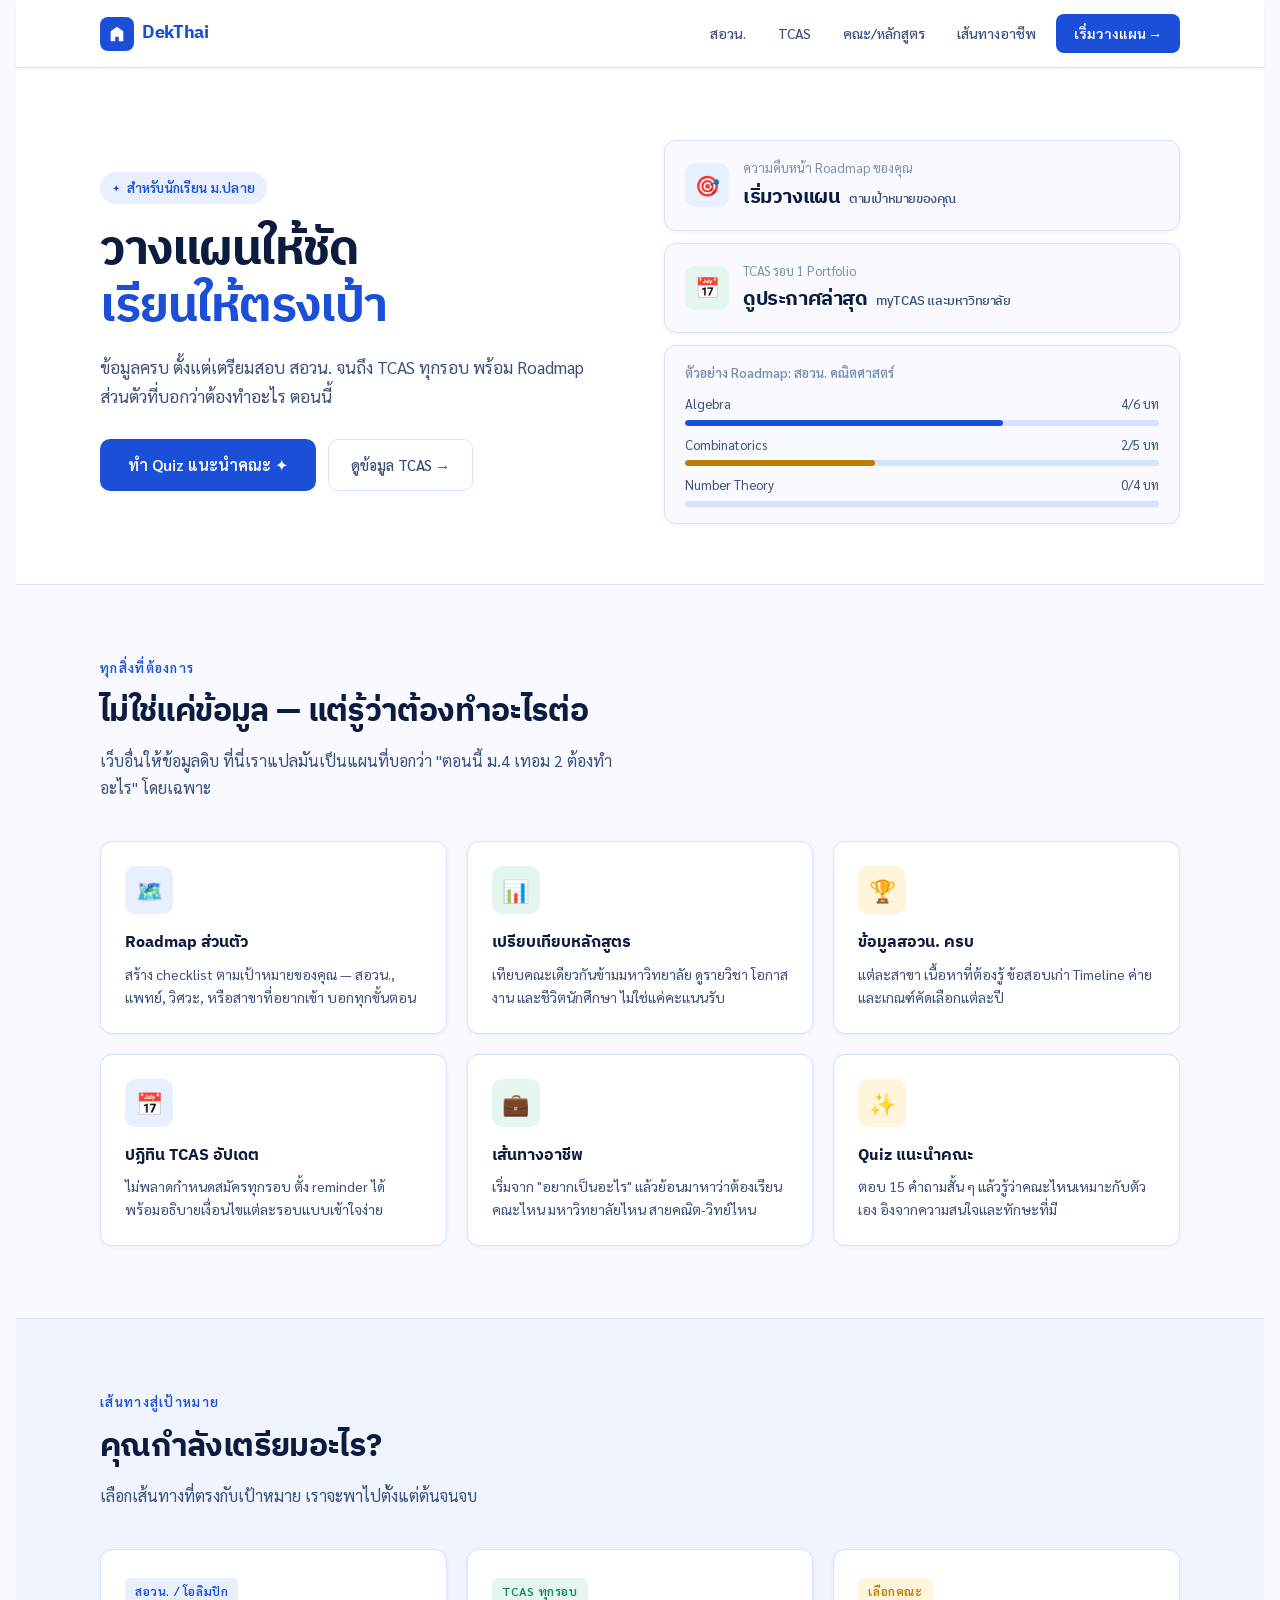
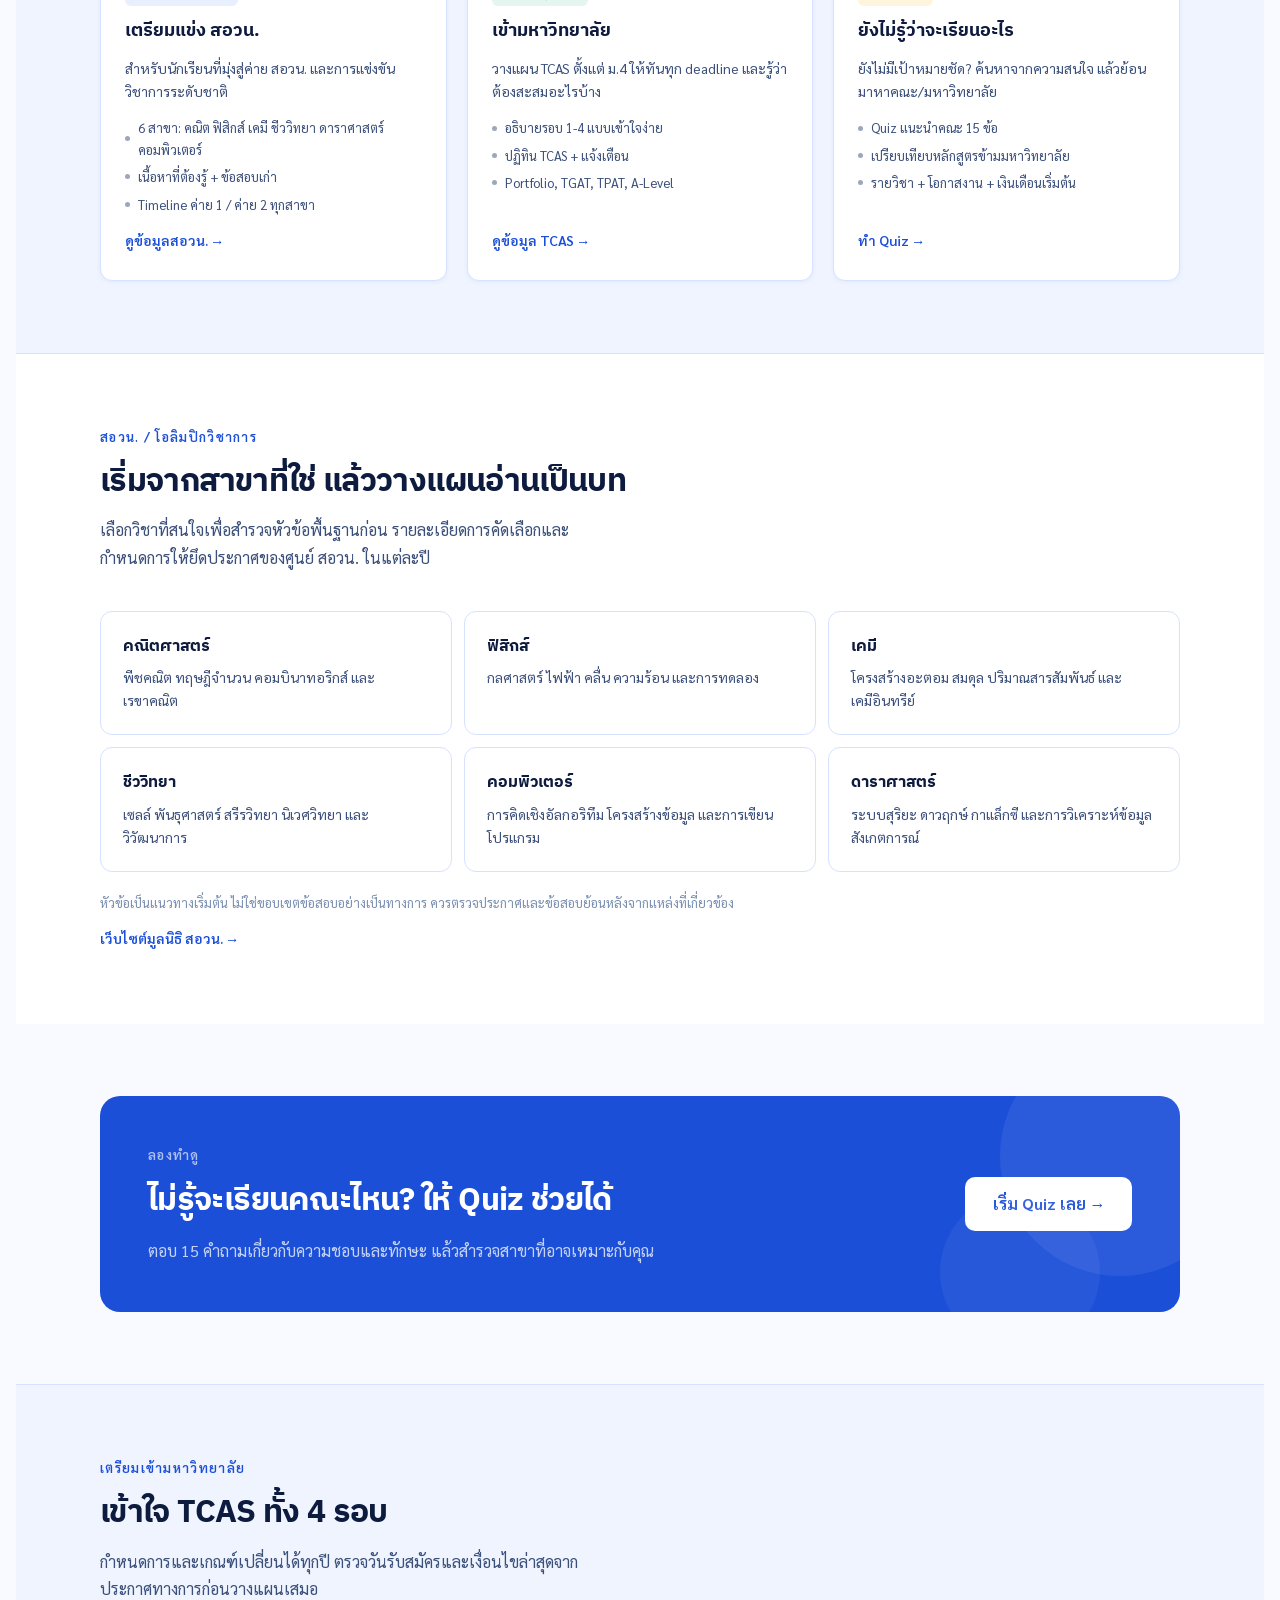
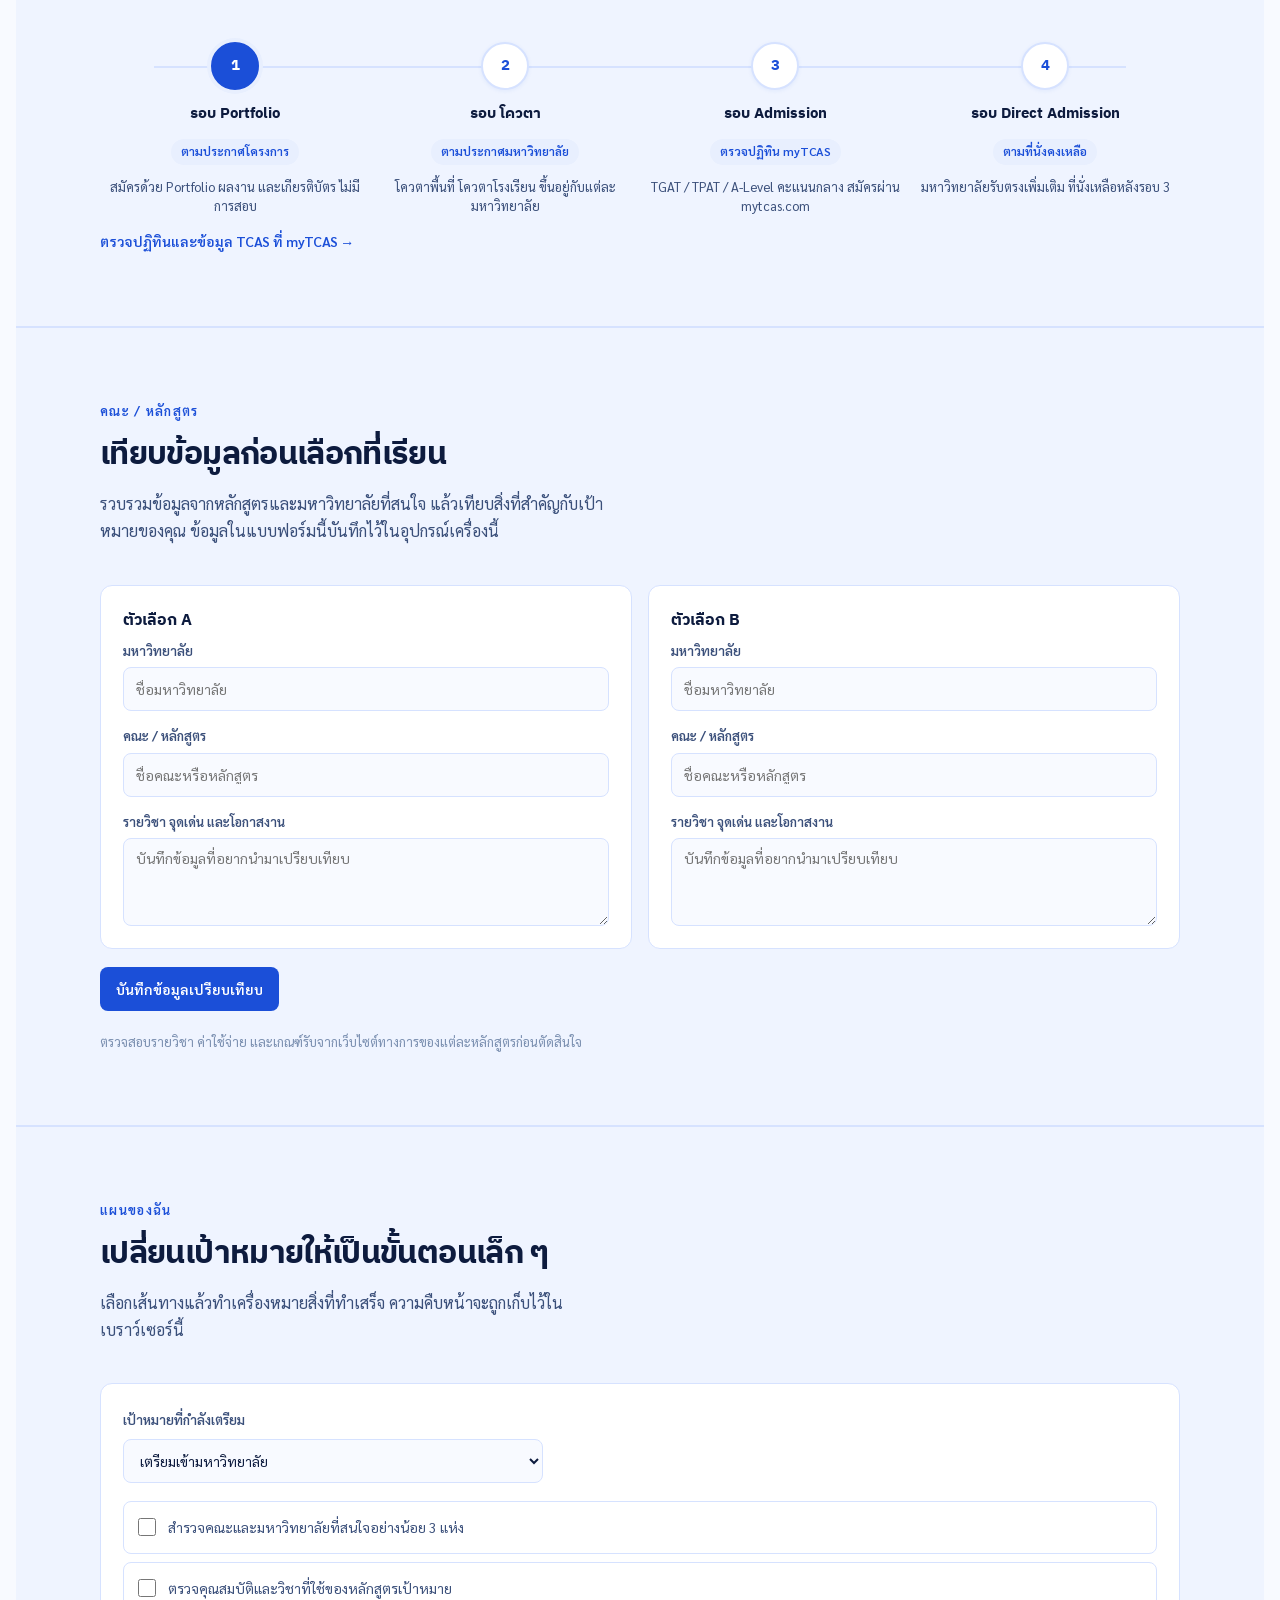
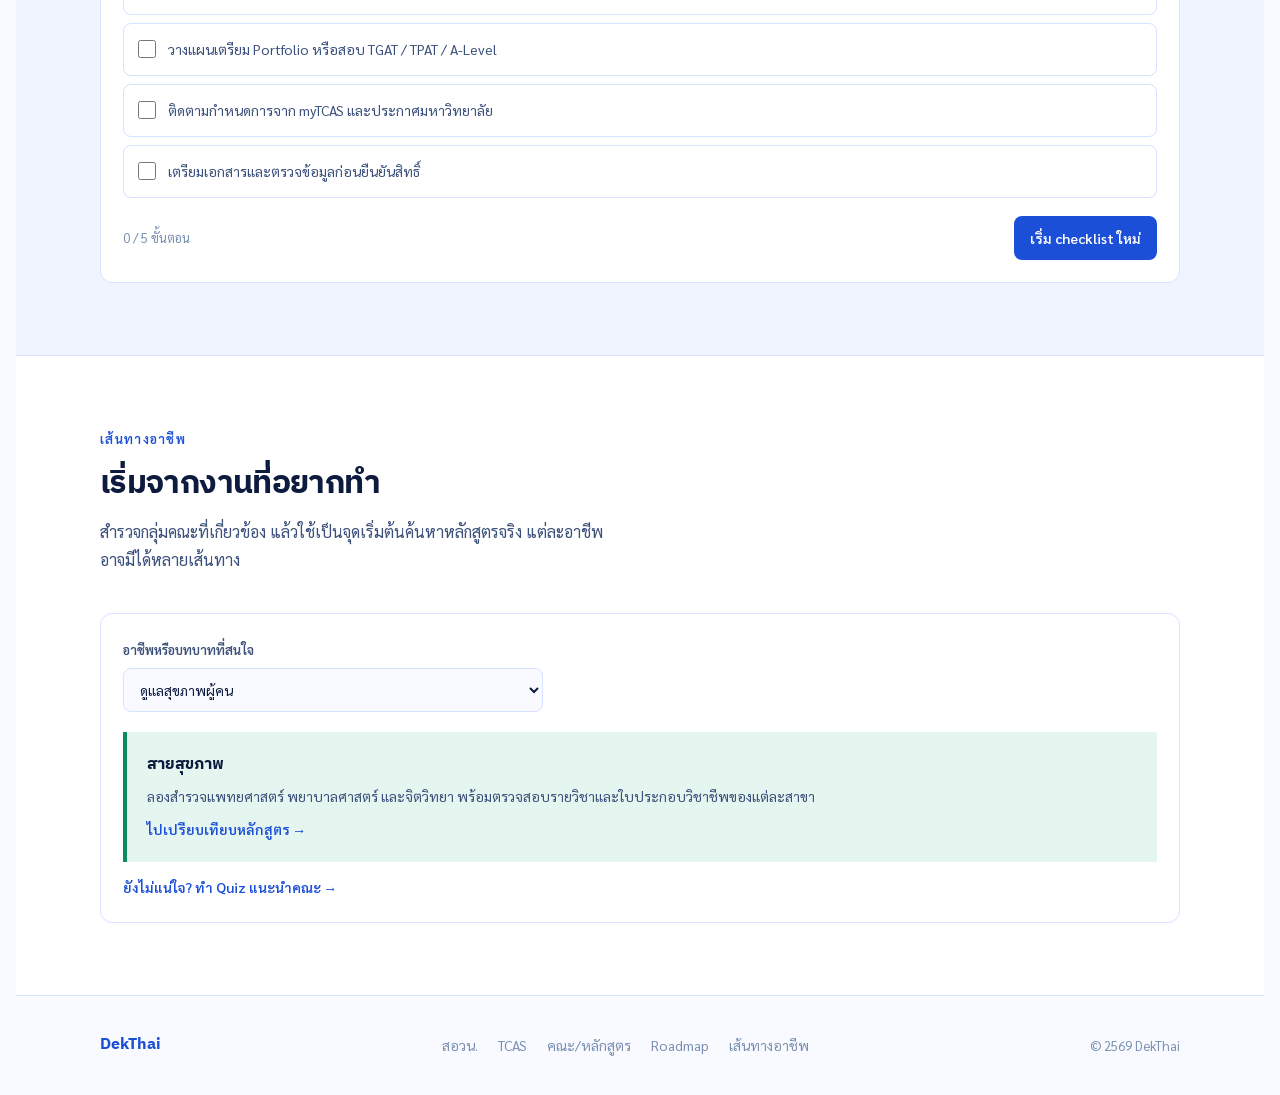
<file: index.html>
<!doctype html><html><head><meta charset=utf8><meta name=viewport content="width=device-width,initial-scale=1,viewport-fit=cover"><style>:root{color-scheme:light;box-sizing:border-box;padding-top:env(safe-area-inset-top,0px);padding-bottom:env(safe-area-inset-bottom,0px)}html{scroll-padding-top:env(safe-area-inset-top,0px)}body{margin:0;padding:0;font:14px -apple-system,BlinkMacSystemFont,sans-serif;background:#fff;color:#000}img{max-width:100%}[hidden]:not([hidden=until-found i]){display:none!important}</style></head><body>
<title>DekThai</title>
<meta name="claude:viewport-fit-sides" content="cover">
<link rel="stylesheet" href="https://fonts.googleapis.com/css2?family=Sarabun:wght@300;400;500;600;700&family=IBM+Plex+Sans+Thai:wght@300;400;500;600;700&display=swap">

<style>
  /* Layout: full-width sections, centered content max 1100px, single-column on mobile */

  :root {
    --bg: #F8FAFF;
    --bg-alt: #EFF4FF;
    --surface: #FFFFFF;
    --border: #D6E2FF;
    --fg: #0D1B3E;
    --fg-mid: #3A4F7A;
    --fg-muted: #7A8FB0;
    --accent: #1B4FD8;
    --accent-light: #3D6EF8;
    --accent-subtle: #E8EFFE;
    --green: #0E8A5F;
    --green-subtle: #E5F5EF;
    --gold: #C07C00;
    --gold-subtle: #FFF4DC;
    --shadow-sm: 0 1px 4px rgba(27,79,216,0.07);
    --shadow-md: 0 4px 20px rgba(27,79,216,0.10);
    --r: 12px;

    --font-display: 'IBM Plex Sans Thai', 'Sarabun', system-ui, sans-serif;
    --font-body: 'Sarabun', system-ui, sans-serif;
  }

  @media (prefers-color-scheme: dark) {
    :root:not([data-theme="light"]) {
      --bg: #0A1222;
      --bg-alt: #0F1A30;
      --surface: #162038;
      --border: #1E2E50;
      --fg: #E8EFF8;
      --fg-mid: #9BAECE;
      --fg-muted: #5A6E90;
      --accent: #4A7FFF;
      --accent-light: #6B97FF;
      --accent-subtle: #0D1E3D;
      --green: #2CB87C;
      --green-subtle: #0A2518;
      --gold: #F0A030;
      --gold-subtle: #261800;
      --shadow-sm: 0 1px 4px rgba(0,0,0,0.3);
      --shadow-md: 0 4px 20px rgba(0,0,0,0.4);
      color-scheme: dark;
    }
  }

  :root[data-theme="dark"] {
    --bg: #0A1222;
    --bg-alt: #0F1A30;
    --surface: #162038;
    --border: #1E2E50;
    --fg: #E8EFF8;
    --fg-mid: #9BAECE;
    --fg-muted: #5A6E90;
    --accent: #4A7FFF;
    --accent-light: #6B97FF;
    --accent-subtle: #0D1E3D;
    --green: #2CB87C;
    --green-subtle: #0A2518;
    --gold: #F0A030;
    --gold-subtle: #261800;
    --shadow-sm: 0 1px 4px rgba(0,0,0,0.3);
    --shadow-md: 0 4px 20px rgba(0,0,0,0.4);
    color-scheme: dark;
  }

  *, *::before, *::after { box-sizing: border-box; margin: 0; padding: 0; }

  body {
    font-family: var(--font-body);
    background: var(--bg);
    color: var(--fg);
    line-height: 1.65;
    font-size: 16px;
    padding-left: max(16px, env(safe-area-inset-left, 0px));
    padding-right: max(16px, env(safe-area-inset-right, 0px));
  }

  /* Sections */
  .section-wrap {
    width: 100%;
    padding-left: max(16px, env(safe-area-inset-left, 0px));
    padding-right: max(16px, env(safe-area-inset-right, 0px));
  }

  .container {
    max-width: 1080px;
    margin: 0 auto;
  }

  /* ── NAV ── */
  nav {
    position: sticky;
    top: env(safe-area-inset-top, 0px);
    z-index: 100;
    background: var(--surface);
    border-bottom: 1px solid var(--border);
    box-shadow: var(--shadow-sm);
  }

  body::before {
    content: "";
    position: fixed;
    inset: 0 0 auto;
    height: env(safe-area-inset-top, 0px);
    z-index: 101;
    background: var(--surface);
  }

  .nav-inner {
    max-width: 1080px;
    margin: 0 auto;
    display: flex;
    align-items: center;
    justify-content: space-between;
    padding-block: 14px;
    gap: 16px;
  }

  .nav-logo {
    display: flex;
    align-items: center;
    gap: 8px;
    font-family: var(--font-display);
    font-weight: 700;
    font-size: 18px;
    color: var(--accent);
    text-decoration: none;
    letter-spacing: -0.02em;
  }

  .nav-logo .logo-icon {
    width: 34px;
    height: 34px;
    background: var(--accent);
    border-radius: 8px;
    display: flex;
    align-items: center;
    justify-content: center;
    flex-shrink: 0;
  }

  .nav-logo .logo-icon svg { width: 18px; height: 18px; fill: white; }

  .nav-links {
    display: flex;
    align-items: center;
    gap: 8px;
    flex-wrap: wrap;
  }

  .nav-links a {
    font-size: 14px;
    font-weight: 500;
    color: var(--fg-mid);
    text-decoration: none;
    padding: 6px 12px;
    border-radius: 8px;
    transition: background 0.15s, color 0.15s;
  }

  .nav-links a:hover { background: var(--accent-subtle); color: var(--accent); }

  .btn-nav {
    background: var(--accent);
    color: white !important;
    padding: 8px 18px !important;
    border-radius: 8px !important;
    font-weight: 600 !important;
  }

  .btn-nav:hover { background: var(--accent-light) !important; }

  /* ── HERO ── */
  .hero {
    background: var(--surface);
    border-bottom: 1px solid var(--border);
    padding-block: 72px 60px;
  }

  .hero-inner {
    max-width: 1080px;
    margin: 0 auto;
    display: grid;
    grid-template-columns: 1fr 1fr;
    gap: 48px;
    align-items: center;
  }

  .hero-badge {
    display: inline-flex;
    align-items: center;
    gap: 6px;
    background: var(--accent-subtle);
    color: var(--accent);
    font-size: 13px;
    font-weight: 600;
    padding: 5px 12px;
    border-radius: 999px;
    letter-spacing: 0.02em;
    margin-bottom: 18px;
  }

  .hero-badge::before { content: "✦"; font-size: 10px; }

  h1 {
    font-family: var(--font-display);
    font-size: clamp(30px, 4vw, 48px);
    font-weight: 700;
    line-height: 1.2;
    letter-spacing: -0.03em;
    color: var(--fg);
    text-wrap: balance;
    margin-bottom: 16px;
  }

  h1 .accent { color: var(--accent); }

  .hero-sub {
    font-size: 17px;
    color: var(--fg-mid);
    line-height: 1.7;
    margin-bottom: 28px;
    max-width: 500px;
  }

  .hero-cta {
    display: flex;
    gap: 12px;
    flex-wrap: wrap;
  }

  .btn-primary {
    background: var(--accent);
    color: white;
    font-family: var(--font-body);
    font-size: 16px;
    font-weight: 600;
    padding: 13px 28px;
    border-radius: 10px;
    border: none;
    cursor: pointer;
    text-decoration: none;
    display: inline-flex;
    align-items: center;
    gap: 8px;
    transition: background 0.15s, transform 0.1s;
  }

  .btn-primary:hover { background: var(--accent-light); transform: translateY(-1px); }
  .btn-primary:active { transform: translateY(0); }

  .btn-ghost {
    background: transparent;
    color: var(--fg-mid);
    font-family: var(--font-body);
    font-size: 15px;
    font-weight: 500;
    padding: 13px 22px;
    border-radius: 10px;
    border: 1.5px solid var(--border);
    cursor: pointer;
    text-decoration: none;
    display: inline-flex;
    align-items: center;
    gap: 8px;
    transition: border-color 0.15s, color 0.15s;
  }

  .btn-ghost:hover { border-color: var(--accent); color: var(--accent); }

  /* Hero graphic */
  .hero-visual {
    display: flex;
    flex-direction: column;
    gap: 12px;
  }

  .stat-card {
    background: var(--bg);
    border: 1px solid var(--border);
    border-radius: var(--r);
    padding: 16px 20px;
    display: flex;
    align-items: center;
    gap: 14px;
    box-shadow: var(--shadow-sm);
  }

  .stat-icon {
    width: 44px;
    height: 44px;
    border-radius: 10px;
    display: flex;
    align-items: center;
    justify-content: center;
    font-size: 20px;
    flex-shrink: 0;
  }

  .stat-card .label { font-size: 13px; color: var(--fg-muted); margin-bottom: 2px; }
  .stat-card .value { font-family: var(--font-display); font-weight: 700; font-size: 20px; color: var(--fg); letter-spacing: -0.02em; }
  .stat-card .value span { font-size: 13px; font-weight: 500; color: var(--fg-mid); margin-left: 4px; }

  .progress-row {
    display: flex;
    flex-direction: column;
    gap: 8px;
  }

  .progress-item { }
  .progress-meta {
    display: flex;
    justify-content: space-between;
    font-size: 13px;
    color: var(--fg-mid);
    margin-bottom: 5px;
  }
  .progress-bar-bg {
    height: 6px;
    background: var(--border);
    border-radius: 99px;
    overflow: hidden;
  }
  .progress-bar-fill {
    height: 100%;
    border-radius: 99px;
    background: var(--accent);
  }

  /* ── FEATURES ── */
  .features {
    padding-block: 72px;
  }

  .section-eyebrow {
    font-size: 13px;
    font-weight: 600;
    letter-spacing: 0.1em;
    text-transform: uppercase;
    color: var(--accent);
    margin-bottom: 8px;
  }

  .section-title {
    font-family: var(--font-display);
    font-size: clamp(22px, 3vw, 32px);
    font-weight: 700;
    color: var(--fg);
    letter-spacing: -0.02em;
    text-wrap: balance;
    margin-bottom: 8px;
  }

  .section-sub {
    font-size: 16px;
    color: var(--fg-mid);
    max-width: 520px;
    line-height: 1.7;
    margin-bottom: 40px;
  }

  .features-grid {
    display: grid;
    grid-template-columns: repeat(3, 1fr);
    gap: 20px;
  }

  .feat-card {
    background: var(--surface);
    border: 1px solid var(--border);
    border-radius: var(--r);
    padding: 24px;
    box-shadow: var(--shadow-sm);
    transition: box-shadow 0.2s, transform 0.2s;
  }

  .feat-card:hover { box-shadow: var(--shadow-md); transform: translateY(-2px); }

  .feat-icon-wrap {
    width: 48px;
    height: 48px;
    border-radius: 10px;
    display: flex;
    align-items: center;
    justify-content: center;
    font-size: 22px;
    margin-bottom: 16px;
  }

  .feat-card h3 {
    font-family: var(--font-display);
    font-size: 16px;
    font-weight: 700;
    color: var(--fg);
    margin-bottom: 6px;
  }

  .feat-card p {
    font-size: 14px;
    color: var(--fg-mid);
    line-height: 1.65;
  }

  /* ── PATHS ── */
  .paths {
    background: var(--bg-alt);
    border-top: 1px solid var(--border);
    border-bottom: 1px solid var(--border);
    padding-block: 72px;
  }

  .paths-grid {
    display: grid;
    grid-template-columns: repeat(3, 1fr);
    gap: 20px;
  }

  .path-card {
    background: var(--surface);
    border: 1px solid var(--border);
    border-radius: var(--r);
    padding: 28px 24px;
    box-shadow: var(--shadow-sm);
    display: flex;
    flex-direction: column;
    gap: 14px;
  }

  .path-tag {
    display: inline-flex;
    align-items: center;
    font-size: 12px;
    font-weight: 600;
    letter-spacing: 0.05em;
    padding: 4px 10px;
    border-radius: 6px;
    width: fit-content;
  }

  .path-card h3 {
    font-family: var(--font-display);
    font-size: 18px;
    font-weight: 700;
    color: var(--fg);
    line-height: 1.3;
  }

  .path-card p { font-size: 14px; color: var(--fg-mid); line-height: 1.65; }

  .path-list {
    list-style: none;
    display: flex;
    flex-direction: column;
    gap: 6px;
  }

  .path-list li {
    font-size: 13px;
    color: var(--fg-mid);
    display: flex;
    align-items: center;
    gap: 8px;
  }

  .path-list li::before {
    content: "";
    width: 5px;
    height: 5px;
    border-radius: 50%;
    background: currentColor;
    opacity: 0.5;
    flex-shrink: 0;
  }

  .path-cta {
    font-size: 14px;
    font-weight: 600;
    color: var(--accent);
    text-decoration: none;
    display: flex;
    align-items: center;
    gap: 4px;
    margin-top: auto;
  }

  .path-cta:hover { text-decoration: underline; }

  /* ── QUIZ SECTION ── */
  .quiz-section {
    padding-block: 72px;
  }

  .quiz-card {
    background: var(--accent);
    border-radius: 20px;
    padding: 48px;
    display: grid;
    grid-template-columns: 1fr auto;
    gap: 32px;
    align-items: center;
    overflow: hidden;
    position: relative;
  }

  .quiz-card::before {
    content: "";
    position: absolute;
    right: -60px;
    top: -60px;
    width: 240px;
    height: 240px;
    border-radius: 50%;
    background: rgba(255,255,255,0.07);
  }

  .quiz-card::after {
    content: "";
    position: absolute;
    right: 80px;
    bottom: -40px;
    width: 160px;
    height: 160px;
    border-radius: 50%;
    background: rgba(255,255,255,0.05);
  }

  .quiz-eyebrow {
    font-size: 13px;
    font-weight: 600;
    letter-spacing: 0.1em;
    text-transform: uppercase;
    color: rgba(255,255,255,0.65);
    margin-bottom: 10px;
  }

  .quiz-card h2 {
    font-family: var(--font-display);
    font-size: clamp(22px, 3vw, 32px);
    font-weight: 700;
    color: white;
    letter-spacing: -0.02em;
    text-wrap: balance;
    margin-bottom: 10px;
  }

  .quiz-card p { font-size: 16px; color: rgba(255,255,255,0.75); line-height: 1.65; }

  .btn-white {
    background: white;
    color: var(--accent);
    font-family: var(--font-body);
    font-size: 16px;
    font-weight: 700;
    padding: 14px 28px;
    border-radius: 10px;
    border: none;
    cursor: pointer;
    text-decoration: none;
    display: inline-flex;
    align-items: center;
    gap: 8px;
    white-space: nowrap;
    transition: opacity 0.15s;
    flex-shrink: 0;
  }

  .btn-white:hover { opacity: 0.92; }

  /* ── TCAS TIMELINE ── */
  .tcas-section {
    background: var(--bg-alt);
    border-top: 1px solid var(--border);
    border-bottom: 1px solid var(--border);
    padding-block: 72px;
  }

  .timeline {
    display: grid;
    grid-template-columns: repeat(4, 1fr);
    gap: 0;
    position: relative;
    margin-top: 40px;
  }

  .timeline::before {
    content: "";
    position: absolute;
    top: 24px;
    left: 5%;
    right: 5%;
    height: 2px;
    background: var(--border);
    z-index: 0;
  }

  .timeline-step {
    display: flex;
    flex-direction: column;
    align-items: center;
    text-align: center;
    gap: 12px;
    padding: 0 8px;
    position: relative;
  }

  .tl-dot {
    width: 48px;
    height: 48px;
    border-radius: 50%;
    border: 2.5px solid var(--border);
    background: var(--surface);
    display: flex;
    align-items: center;
    justify-content: center;
    font-family: var(--font-display);
    font-weight: 700;
    font-size: 15px;
    color: var(--accent);
    position: relative;
    z-index: 1;
    box-shadow: var(--shadow-sm);
  }

  .tl-active .tl-dot {
    background: var(--accent);
    border-color: var(--accent);
    color: white;
    box-shadow: 0 0 0 4px var(--accent-subtle);
  }

  .tl-label {
    font-family: var(--font-display);
    font-weight: 700;
    font-size: 15px;
    color: var(--fg);
  }

  .tl-desc { font-size: 13px; color: var(--fg-mid); line-height: 1.5; }

  .tl-period {
    font-size: 12px;
    font-weight: 600;
    color: var(--accent);
    background: var(--accent-subtle);
    padding: 3px 10px;
    border-radius: 99px;
  }

  .olympiad-section, .programs-section, .roadmap-section, .careers-section { padding-block: 72px; }
  .olympiad-section, .careers-section { background: var(--surface); }
  .programs-section, .roadmap-section { background: var(--bg-alt); border-block: 1px solid var(--border); }
  .subject-grid { display: grid; grid-template-columns: repeat(3, 1fr); gap: 12px; }
  .subject-item, .compare-panel, .roadmap-panel, .career-panel { background: var(--surface); border: 1px solid var(--border); border-radius: var(--r); padding: 22px; }
  .subject-item h3, .compare-panel h3, .career-result h3 { font-family: var(--font-display); color: var(--fg); font-size: 16px; margin-bottom: 6px; }
  .subject-item p, .career-result p { color: var(--fg-mid); font-size: 14px; line-height: 1.65; }
  .section-note { margin-top: 20px; color: var(--fg-muted); font-size: 13px; }
  .text-link { display: inline-flex; margin-top: 14px; color: var(--accent); font-size: 14px; font-weight: 600; text-decoration: none; }
  .text-link:hover { text-decoration: underline; }
  .compare-grid { display: grid; grid-template-columns: repeat(2, minmax(0, 1fr)); gap: 16px; }
  .compare-fields { display: grid; gap: 14px; }
  .field { display: grid; gap: 6px; }
  .field label, .roadmap-controls label, .career-controls label { color: var(--fg-mid); font-size: 13px; font-weight: 600; }
  .field input, .field textarea, .roadmap-controls select, .career-controls select { width: 100%; min-height: 44px; padding: 10px 12px; border: 1px solid var(--border); border-radius: 8px; background: var(--bg); color: var(--fg); font: 14px var(--font-body); }
  .field textarea { min-height: 88px; resize: vertical; }
  .field input:focus, .field textarea:focus, select:focus { outline: 2px solid var(--accent-light); outline-offset: 2px; }
  .tool-actions, .roadmap-summary { display: flex; align-items: center; justify-content: space-between; gap: 12px; margin-top: 18px; }
  .tool-button { min-height: 44px; padding: 10px 16px; border: 0; border-radius: 8px; background: var(--accent); color: #fff; font: 600 14px var(--font-body); cursor: pointer; }
  .tool-button:hover { background: var(--accent-light); }
  .tool-status, .roadmap-count { color: var(--fg-muted); font-size: 13px; }
  .roadmap-controls, .career-controls { max-width: 420px; margin-bottom: 18px; }
  .roadmap-controls select, .career-controls select { margin-top: 6px; }
  .checklist { display: grid; gap: 8px; }
  .check-item { display: flex; align-items: flex-start; gap: 12px; padding: 14px; border: 1px solid var(--border); border-radius: 8px; background: var(--surface); color: var(--fg-mid); font-size: 14px; }
  .check-item input { width: 18px; height: 18px; margin-top: 2px; accent-color: var(--green); flex: 0 0 auto; }
  .career-result { margin-top: 20px; padding: 20px; border-left: 4px solid var(--green); background: var(--green-subtle); }
  .career-result .text-link { margin-top: 10px; }

  /* ── FOOTER ── */
  footer {
    border-top: 1px solid var(--border);
    padding-block: 36px;
  }

  .footer-inner {
    max-width: 1080px;
    margin: 0 auto;
    display: flex;
    align-items: center;
    justify-content: space-between;
    gap: 16px;
    flex-wrap: wrap;
  }

  .footer-logo {
    font-family: var(--font-display);
    font-weight: 700;
    font-size: 16px;
    color: var(--accent);
  }

  .footer-links {
    display: flex;
    gap: 20px;
    flex-wrap: wrap;
  }

  .footer-links a {
    font-size: 14px;
    color: var(--fg-muted);
    text-decoration: none;
  }

  .footer-links a:hover { color: var(--fg-mid); }

  .footer-copy {
    font-size: 13px;
    color: var(--fg-muted);
  }

  /* Responsive */
  @media (max-width: 768px) {
    .hero-inner { grid-template-columns: 1fr; }
    .hero-visual { display: none; }
    .features-grid { grid-template-columns: 1fr; }
    .paths-grid { grid-template-columns: 1fr; }
    .quiz-card { grid-template-columns: 1fr; padding: 32px 24px; }
    .timeline { grid-template-columns: repeat(2, 1fr); gap: 24px; }
    .timeline::before { display: none; }
    .nav-links a:not(.btn-nav) { display: none; }
    .footer-inner { flex-direction: column; align-items: flex-start; }
    .subject-grid, .compare-grid { grid-template-columns: repeat(2, minmax(0, 1fr)); }
  }

  @media (max-width: 500px) {
    .timeline { grid-template-columns: 1fr; }
    .subject-grid, .compare-grid { grid-template-columns: 1fr; }
    .tool-actions, .roadmap-summary { align-items: flex-start; flex-direction: column; }
  }

  @media (prefers-reduced-motion: reduce) {
    *, *::before, *::after { transition: none !important; }
  }
</style>

<!-- NAV -->
<nav id="top">
  <div class="nav-inner">
    <a class="nav-logo" href="#top">
      <div class="logo-icon">
        <svg viewBox="0 0 20 20"><path d="M10 2L3 7v11h5v-5h4v5h5V7L10 2z"/></svg>
      </div>
      DekThai
    </a>
    <div class="nav-links">
      <a href="#olympiad">สอวน.</a>
      <a href="#tcas">TCAS</a>
      <a href="#programs">คณะ/หลักสูตร</a>
      <a href="#careers">เส้นทางอาชีพ</a>
      <a href="#roadmap" class="btn-nav">เริ่มวางแผน →</a>
    </div>
  </div>
</nav>

<!-- HERO -->
<div class="hero">
  <div class="hero-inner container">
    <div class="hero-content">
      <div class="hero-badge">สำหรับนักเรียน ม.ปลาย</div>
      <h1>วางแผนให้ชัด<br><span class="accent">เรียนให้ตรงเป้า</span></h1>
      <p class="hero-sub">ข้อมูลครบ ตั้งแต่เตรียมสอบ สอวน. จนถึง TCAS ทุกรอบ พร้อม Roadmap ส่วนตัวที่บอกว่าต้องทำอะไร ตอนนี้</p>
      <div class="hero-cta">
        <a href="DekThai%20Quiz.html" class="btn-primary">ทำ Quiz แนะนำคณะ ✦</a>
        <a href="#tcas" class="btn-ghost">ดูข้อมูล TCAS →</a>
      </div>
    </div>
    <div class="hero-visual">
      <div class="stat-card">
        <div class="stat-icon" style="background:var(--accent-subtle)">🎯</div>
        <div>
          <div class="label">ความคืบหน้า Roadmap ของคุณ</div>
          <div class="value">เริ่มวางแผน <span>ตามเป้าหมายของคุณ</span></div>
        </div>
      </div>
      <div class="stat-card">
        <div class="stat-icon" style="background:var(--green-subtle)">📅</div>
        <div>
          <div class="label">TCAS รอบ 1 Portfolio</div>
          <div class="value">ดูประกาศล่าสุด <span>myTCAS และมหาวิทยาลัย</span></div>
        </div>
      </div>
      <div class="stat-card" style="flex-direction:column; align-items:flex-start; gap:10px;">
        <div style="font-size:13px;color:var(--fg-muted);font-weight:600;">ตัวอย่าง Roadmap: สอวน. คณิตศาสตร์</div>
        <div class="progress-row" style="width:100%">
          <div class="progress-item">
            <div class="progress-meta"><span>Algebra</span><span>4/6 บท</span></div>
            <div class="progress-bar-bg"><div class="progress-bar-fill" style="width:67%"></div></div>
          </div>
          <div class="progress-item">
            <div class="progress-meta"><span>Combinatorics</span><span>2/5 บท</span></div>
            <div class="progress-bar-bg"><div class="progress-bar-fill" style="width:40%;background:var(--gold)"></div></div>
          </div>
          <div class="progress-item">
            <div class="progress-meta"><span>Number Theory</span><span>0/4 บท</span></div>
            <div class="progress-bar-bg"><div class="progress-bar-fill" style="width:0%"></div></div>
          </div>
        </div>
      </div>
    </div>
  </div>
</div>

<!-- FEATURES -->
<section class="features">
  <div class="container">
    <div class="section-eyebrow">ทุกสิ่งที่ต้องการ</div>
    <h2 class="section-title">ไม่ใช่แค่ข้อมูล — แต่รู้ว่าต้องทำอะไรต่อ</h2>
    <p class="section-sub">เว็บอื่นให้ข้อมูลดิบ ที่นี่เราแปลมันเป็นแผนที่บอกว่า "ตอนนี้ ม.4 เทอม 2 ต้องทำอะไร" โดยเฉพาะ</p>
    <div class="features-grid">
      <div class="feat-card">
        <div class="feat-icon-wrap" style="background:var(--accent-subtle)">🗺️</div>
        <h3>Roadmap ส่วนตัว</h3>
        <p>สร้าง checklist ตามเป้าหมายของคุณ — สอวน., แพทย์, วิศวะ, หรือสาขาที่อยากเข้า บอกทุกขั้นตอน</p>
      </div>
      <div class="feat-card">
        <div class="feat-icon-wrap" style="background:var(--green-subtle)">📊</div>
        <h3>เปรียบเทียบหลักสูตร</h3>
        <p>เทียบคณะเดียวกันข้ามมหาวิทยาลัย ดูรายวิชา โอกาสงาน และชีวิตนักศึกษา ไม่ใช่แค่คะแนนรับ</p>
      </div>
      <div class="feat-card">
        <div class="feat-icon-wrap" style="background:var(--gold-subtle)">🏆</div>
        <h3>ข้อมูลสอวน. ครบ</h3>
        <p>แต่ละสาขา เนื้อหาที่ต้องรู้ ข้อสอบเก่า Timeline ค่าย และเกณฑ์คัดเลือกแต่ละปี</p>
      </div>
      <div class="feat-card">
        <div class="feat-icon-wrap" style="background:var(--accent-subtle)">📅</div>
        <h3>ปฏิทิน TCAS อัปเดต</h3>
        <p>ไม่พลาดกำหนดสมัครทุกรอบ ตั้ง reminder ได้ พร้อมอธิบายเงื่อนไขแต่ละรอบแบบเข้าใจง่าย</p>
      </div>
      <div class="feat-card">
        <div class="feat-icon-wrap" style="background:var(--green-subtle)">💼</div>
        <h3>เส้นทางอาชีพ</h3>
        <p>เริ่มจาก "อยากเป็นอะไร" แล้วย้อนมาหาว่าต้องเรียนคณะไหน มหาวิทยาลัยไหน สายคณิต-วิทย์ไหน</p>
      </div>
      <div class="feat-card">
        <div class="feat-icon-wrap" style="background:var(--gold-subtle)">✨</div>
        <h3>Quiz แนะนำคณะ</h3>
        <p>ตอบ 15 คำถามสั้น ๆ แล้วรู้ว่าคณะไหนเหมาะกับตัวเอง อิงจากความสนใจและทักษะที่มี</p>
      </div>
    </div>
  </div>
</section>

<!-- PATHS -->
<section class="paths">
  <div class="container">
    <div class="section-eyebrow">เส้นทางสู่เป้าหมาย</div>
    <h2 class="section-title">คุณกำลังเตรียมอะไร?</h2>
    <p class="section-sub">เลือกเส้นทางที่ตรงกับเป้าหมาย เราจะพาไปตั้งแต่ต้นจนจบ</p>
    <div class="paths-grid">
      <div class="path-card">
        <span class="path-tag" style="background:var(--accent-subtle);color:var(--accent)">สอวน. / โอลิมปิก</span>
        <h3>เตรียมแข่ง สอวน.</h3>
        <p>สำหรับนักเรียนที่มุ่งสู่ค่าย สอวน. และการแข่งขันวิชาการระดับชาติ</p>
        <ul class="path-list">
          <li>6 สาขา: คณิต ฟิสิกส์ เคมี ชีววิทยา ดาราศาสตร์ คอมพิวเตอร์</li>
          <li>เนื้อหาที่ต้องรู้ + ข้อสอบเก่า</li>
          <li>Timeline ค่าย 1 / ค่าย 2 ทุกสาขา</li>
        </ul>
        <a href="#olympiad" class="path-cta">ดูข้อมูลสอวน. →</a>
      </div>
      <div class="path-card">
        <span class="path-tag" style="background:var(--green-subtle);color:var(--green)">TCAS ทุกรอบ</span>
        <h3>เข้ามหาวิทยาลัย</h3>
        <p>วางแผน TCAS ตั้งแต่ ม.4 ให้ทันทุก deadline และรู้ว่าต้องสะสมอะไรบ้าง</p>
        <ul class="path-list">
          <li>อธิบายรอบ 1-4 แบบเข้าใจง่าย</li>
          <li>ปฏิทิน TCAS + แจ้งเตือน</li>
          <li>Portfolio, TGAT, TPAT, A-Level</li>
        </ul>
        <a href="#tcas" class="path-cta">ดูข้อมูล TCAS →</a>
      </div>
      <div class="path-card">
        <span class="path-tag" style="background:var(--gold-subtle);color:var(--gold)">เลือกคณะ</span>
        <h3>ยังไม่รู้ว่าจะเรียนอะไร</h3>
        <p>ยังไม่มีเป้าหมายชัด? ค้นหาจากความสนใจ แล้วย้อนมาหาคณะ/มหาวิทยาลัย</p>
        <ul class="path-list">
          <li>Quiz แนะนำคณะ 15 ข้อ</li>
          <li>เปรียบเทียบหลักสูตรข้ามมหาวิทยาลัย</li>
          <li>รายวิชา + โอกาสงาน + เงินเดือนเริ่มต้น</li>
        </ul>
        <a href="DekThai%20Quiz.html" class="path-cta">ทำ Quiz →</a>
      </div>
    </div>
  </div>
</section>

<!-- OLYMPIAD -->
<section class="olympiad-section" id="olympiad">
  <div class="container">
    <div class="section-eyebrow">สอวน. / โอลิมปิกวิชาการ</div>
    <h2 class="section-title">เริ่มจากสาขาที่ใช่ แล้ววางแผนอ่านเป็นบท</h2>
    <p class="section-sub">เลือกวิชาที่สนใจเพื่อสำรวจหัวข้อพื้นฐานก่อน รายละเอียดการคัดเลือกและกำหนดการให้ยึดประกาศของศูนย์ สอวน. ในแต่ละปี</p>
    <div class="subject-grid">
      <article class="subject-item"><h3>คณิตศาสตร์</h3><p>พีชคณิต ทฤษฎีจำนวน คอมบินาทอริกส์ และเรขาคณิต</p></article>
      <article class="subject-item"><h3>ฟิสิกส์</h3><p>กลศาสตร์ ไฟฟ้า คลื่น ความร้อน และการทดลอง</p></article>
      <article class="subject-item"><h3>เคมี</h3><p>โครงสร้างอะตอม สมดุล ปริมาณสารสัมพันธ์ และเคมีอินทรีย์</p></article>
      <article class="subject-item"><h3>ชีววิทยา</h3><p>เซลล์ พันธุศาสตร์ สรีรวิทยา นิเวศวิทยา และวิวัฒนาการ</p></article>
      <article class="subject-item"><h3>คอมพิวเตอร์</h3><p>การคิดเชิงอัลกอริทึม โครงสร้างข้อมูล และการเขียนโปรแกรม</p></article>
      <article class="subject-item"><h3>ดาราศาสตร์</h3><p>ระบบสุริยะ ดาวฤกษ์ กาแล็กซี และการวิเคราะห์ข้อมูลสังเกตการณ์</p></article>
    </div>
    <p class="section-note">หัวข้อเป็นแนวทางเริ่มต้น ไม่ใช่ขอบเขตข้อสอบอย่างเป็นทางการ ควรตรวจประกาศและข้อสอบย้อนหลังจากแหล่งที่เกี่ยวข้อง</p>
    <a class="text-link" href="https://www.posn.or.th/" target="_blank" rel="noopener noreferrer">เว็บไซต์มูลนิธิ สอวน. →</a>
  </div>
</section>

<!-- QUIZ CTA -->
<section class="quiz-section">
  <div class="container">
    <div class="quiz-card">
      <div>
        <div class="quiz-eyebrow">ลองทำดู</div>
        <h2>ไม่รู้จะเรียนคณะไหน? ให้ Quiz ช่วยได้</h2>
        <p>ตอบ 15 คำถามเกี่ยวกับความชอบและทักษะ แล้วสำรวจสาขาที่อาจเหมาะกับคุณ</p>
      </div>
      <a href="DekThai%20Quiz.html" class="btn-white">เริ่ม Quiz เลย →</a>
    </div>
  </div>
</section>

<!-- TCAS TIMELINE -->
<section class="tcas-section" id="tcas">
  <div class="container">
    <div class="section-eyebrow">เตรียมเข้ามหาวิทยาลัย</div>
    <h2 class="section-title">เข้าใจ TCAS ทั้ง 4 รอบ</h2>
    <p class="section-sub">กำหนดการและเกณฑ์เปลี่ยนได้ทุกปี ตรวจวันรับสมัครและเงื่อนไขล่าสุดจากประกาศทางการก่อนวางแผนเสมอ</p>
    <div class="timeline">
      <div class="timeline-step tl-active">
        <div class="tl-dot">1</div>
        <div class="tl-label">รอบ Portfolio</div>
        <div class="tl-period">ตามประกาศโครงการ</div>
        <div class="tl-desc">สมัครด้วย Portfolio ผลงาน และเกียรติบัตร ไม่มีการสอบ</div>
      </div>
      <div class="timeline-step">
        <div class="tl-dot">2</div>
        <div class="tl-label">รอบ โควตา</div>
        <div class="tl-period">ตามประกาศมหาวิทยาลัย</div>
        <div class="tl-desc">โควตาพื้นที่ โควตาโรงเรียน ขึ้นอยู่กับแต่ละมหาวิทยาลัย</div>
      </div>
      <div class="timeline-step">
        <div class="tl-dot">3</div>
        <div class="tl-label">รอบ Admission</div>
        <div class="tl-period">ตรวจปฏิทิน myTCAS</div>
        <div class="tl-desc">TGAT / TPAT / A-Level คะแนนกลาง สมัครผ่าน mytcas.com</div>
      </div>
      <div class="timeline-step">
        <div class="tl-dot">4</div>
        <div class="tl-label">รอบ Direct Admission</div>
        <div class="tl-period">ตามที่นั่งคงเหลือ</div>
        <div class="tl-desc">มหาวิทยาลัยรับตรงเพิ่มเติม ที่นั่งเหลือหลังรอบ 3</div>
      </div>
    </div>
    <a class="text-link" href="https://www.mytcas.com/" target="_blank" rel="noopener noreferrer">ตรวจปฏิทินและข้อมูล TCAS ที่ myTCAS →</a>
  </div>
</section>

<!-- PROGRAM COMPARISON -->
<section class="programs-section" id="programs">
  <div class="container">
    <div class="section-eyebrow">คณะ / หลักสูตร</div>
    <h2 class="section-title">เทียบข้อมูลก่อนเลือกที่เรียน</h2>
    <p class="section-sub">รวบรวมข้อมูลจากหลักสูตรและมหาวิทยาลัยที่สนใจ แล้วเทียบสิ่งที่สำคัญกับเป้าหมายของคุณ ข้อมูลในแบบฟอร์มนี้บันทึกไว้ในอุปกรณ์เครื่องนี้</p>
    <div class="compare-grid">
      <article class="compare-panel">
        <h3>ตัวเลือก A</h3>
        <div class="compare-fields">
          <div class="field"><label for="program-a-school">มหาวิทยาลัย</label><input id="program-a-school" name="schoolA" placeholder="ชื่อมหาวิทยาลัย"></div>
          <div class="field"><label for="program-a-name">คณะ / หลักสูตร</label><input id="program-a-name" name="programA" placeholder="ชื่อคณะหรือหลักสูตร"></div>
          <div class="field"><label for="program-a-notes">รายวิชา จุดเด่น และโอกาสงาน</label><textarea id="program-a-notes" name="notesA" placeholder="บันทึกข้อมูลที่อยากนำมาเปรียบเทียบ"></textarea></div>
        </div>
      </article>
      <article class="compare-panel">
        <h3>ตัวเลือก B</h3>
        <div class="compare-fields">
          <div class="field"><label for="program-b-school">มหาวิทยาลัย</label><input id="program-b-school" name="schoolB" placeholder="ชื่อมหาวิทยาลัย"></div>
          <div class="field"><label for="program-b-name">คณะ / หลักสูตร</label><input id="program-b-name" name="programB" placeholder="ชื่อคณะหรือหลักสูตร"></div>
          <div class="field"><label for="program-b-notes">รายวิชา จุดเด่น และโอกาสงาน</label><textarea id="program-b-notes" name="notesB" placeholder="บันทึกข้อมูลที่อยากนำมาเปรียบเทียบ"></textarea></div>
        </div>
      </article>
    </div>
    <div class="tool-actions">
      <button class="tool-button" id="save-comparison" type="button">บันทึกข้อมูลเปรียบเทียบ</button>
      <span class="tool-status" id="comparison-status" aria-live="polite"></span>
    </div>
    <p class="section-note">ตรวจสอบรายวิชา ค่าใช้จ่าย และเกณฑ์รับจากเว็บไซต์ทางการของแต่ละหลักสูตรก่อนตัดสินใจ</p>
  </div>
</section>

<!-- PERSONAL ROADMAP -->
<section class="roadmap-section" id="roadmap">
  <div class="container">
    <div class="section-eyebrow">แผนของฉัน</div>
    <h2 class="section-title">เปลี่ยนเป้าหมายให้เป็นขั้นตอนเล็ก ๆ</h2>
    <p class="section-sub">เลือกเส้นทางแล้วทำเครื่องหมายสิ่งที่ทำเสร็จ ความคืบหน้าจะถูกเก็บไว้ในเบราว์เซอร์นี้</p>
    <div class="roadmap-panel">
      <div class="roadmap-controls">
        <label for="roadmap-goal">เป้าหมายที่กำลังเตรียม</label>
        <select id="roadmap-goal">
          <option value="tcas">เตรียมเข้ามหาวิทยาลัย</option>
          <option value="posn">เตรียมสอบ สอวน.</option>
          <option value="explore">ค้นหาคณะที่เหมาะ</option>
        </select>
      </div>
      <div class="checklist" id="roadmap-list"></div>
      <div class="roadmap-summary">
        <span class="roadmap-count" id="roadmap-count" aria-live="polite">0 / 0 ขั้นตอน</span>
        <button class="tool-button" id="reset-roadmap" type="button">เริ่ม checklist ใหม่</button>
      </div>
    </div>
  </div>
</section>

<!-- CAREER EXPLORER -->
<section class="careers-section" id="careers">
  <div class="container">
    <div class="section-eyebrow">เส้นทางอาชีพ</div>
    <h2 class="section-title">เริ่มจากงานที่อยากทำ</h2>
    <p class="section-sub">สำรวจกลุ่มคณะที่เกี่ยวข้อง แล้วใช้เป็นจุดเริ่มต้นค้นหาหลักสูตรจริง แต่ละอาชีพอาจมีได้หลายเส้นทาง</p>
    <div class="career-panel">
      <div class="career-controls">
        <label for="career-select">อาชีพหรือบทบาทที่สนใจ</label>
        <select id="career-select">
          <option value="health">ดูแลสุขภาพผู้คน</option>
          <option value="technology">สร้างเทคโนโลยีและซอฟต์แวร์</option>
          <option value="teach">สอนและพัฒนาผู้เรียน</option>
          <option value="design">ออกแบบอาคารและพื้นที่</option>
          <option value="business">บริหารธุรกิจและการเงิน</option>
          <option value="justice">ทำงานด้านกฎหมายและความยุติธรรม</option>
        </select>
      </div>
      <div class="career-result" aria-live="polite">
        <h3 id="career-title">สายสุขภาพ</h3>
        <p id="career-description">ลองสำรวจแพทยศาสตร์ พยาบาลศาสตร์ และจิตวิทยา พร้อมตรวจสอบรายวิชาและใบประกอบวิชาชีพของแต่ละสาขา</p>
        <a class="text-link" href="#programs">ไปเปรียบเทียบหลักสูตร →</a>
      </div>
      <a class="text-link" href="DekThai%20Quiz.html">ยังไม่แน่ใจ? ทำ Quiz แนะนำคณะ →</a>
    </div>
  </div>
</section>

<!-- FOOTER -->
<footer>
  <div class="footer-inner">
    <div class="footer-logo">DekThai</div>
    <div class="footer-links">
      <a href="#olympiad">สอวน.</a>
      <a href="#tcas">TCAS</a>
      <a href="#programs">คณะ/หลักสูตร</a>
      <a href="#roadmap">Roadmap</a>
      <a href="#careers">เส้นทางอาชีพ</a>
    </div>
    <div class="footer-copy">© 2569 DekThai</div>
  </div>
</footer>

<script>
const roadmapTasks = {
  tcas: [
    'สำรวจคณะและมหาวิทยาลัยที่สนใจอย่างน้อย 3 แห่ง',
    'ตรวจคุณสมบัติและวิชาที่ใช้ของหลักสูตรเป้าหมาย',
    'วางแผนเตรียม Portfolio หรือสอบ TGAT / TPAT / A-Level',
    'ติดตามกำหนดการจาก myTCAS และประกาศมหาวิทยาลัย',
    'เตรียมเอกสารและตรวจข้อมูลก่อนยืนยันสิทธิ์'
  ],
  posn: [
    'เลือกสาขาและตรวจคุณสมบัติของศูนย์สอบที่สมัครได้',
    'ดาวน์โหลดขอบเขตเนื้อหาและข้อสอบย้อนหลัง',
    'แบ่งหัวข้ออ่านเป็นแผนรายสัปดาห์',
    'ฝึกทำโจทย์และจดหัวข้อที่ยังไม่แม่น',
    'ติดตามประกาศรับสมัครและกำหนดการจากศูนย์ สอวน.'
  ],
  explore: [
    'ทำ Quiz แนะนำคณะและบันทึกสาขาที่สนใจ',
    'อ่านรายวิชาจริงของหลักสูตรที่สนใจ',
    'เปรียบเทียบมหาวิทยาลัยอย่างน้อย 2 แห่ง',
    'หาข้อมูลชีวิตนักศึกษาและงานหลังเรียนจบ',
    'คุยกับครู รุ่นพี่ หรือผู้ทำงานในสาขานั้น'
  ]
};

const roadmapGoal = document.getElementById('roadmap-goal');
const roadmapList = document.getElementById('roadmap-list');
const roadmapCount = document.getElementById('roadmap-count');

function renderRoadmap() {
  const goal = roadmapGoal.value;
  const storageKey = `dekthai-roadmap-${goal}`;
  let completed = [];
  try { completed = JSON.parse(localStorage.getItem(storageKey) || '[]'); } catch {}
  roadmapList.innerHTML = '';
  roadmapTasks[goal].forEach((task, index) => {
    const label = document.createElement('label');
    label.className = 'check-item';
    const checkbox = document.createElement('input');
    checkbox.type = 'checkbox';
    checkbox.checked = Boolean(completed[index]);
    checkbox.addEventListener('change', () => {
      completed[index] = checkbox.checked;
      localStorage.setItem(storageKey, JSON.stringify(completed));
      updateRoadmapCount();
    });
    const text = document.createElement('span');
    text.textContent = task;
    label.append(checkbox, text);
    roadmapList.appendChild(label);
  });
  updateRoadmapCount();
}

function updateRoadmapCount() {
  const checked = roadmapList.querySelectorAll('input:checked').length;
  roadmapCount.textContent = `${checked} / ${roadmapList.children.length} ขั้นตอน`;
}

roadmapGoal.addEventListener('change', renderRoadmap);
document.getElementById('reset-roadmap').addEventListener('click', () => {
  localStorage.removeItem(`dekthai-roadmap-${roadmapGoal.value}`);
  renderRoadmap();
});

const comparisonFields = ['schoolA', 'programA', 'notesA', 'schoolB', 'programB', 'notesB'];
const comparisonStatus = document.getElementById('comparison-status');
try {
  const savedComparison = JSON.parse(localStorage.getItem('dekthai-program-comparison') || '{}');
  comparisonFields.forEach(name => {
    const field = document.querySelector(`[name="${name}"]`);
    if (field && savedComparison[name]) field.value = savedComparison[name];
  });
} catch {}

document.getElementById('save-comparison').addEventListener('click', () => {
  const comparison = {};
  comparisonFields.forEach(name => {
    comparison[name] = document.querySelector(`[name="${name}"]`).value.trim();
  });
  localStorage.setItem('dekthai-program-comparison', JSON.stringify(comparison));
  comparisonStatus.textContent = 'บันทึกข้อมูลไว้ในอุปกรณ์นี้แล้ว';
});

const careerSuggestions = {
  health: ['สายสุขภาพ', 'ลองสำรวจแพทยศาสตร์ พยาบาลศาสตร์ และจิตวิทยา พร้อมตรวจสอบรายวิชาและใบประกอบวิชาชีพของแต่ละสาขา'],
  technology: ['สายเทคโนโลยี', 'ลองสำรวจวิทยาการคอมพิวเตอร์และวิศวกรรมศาสตร์ โดยดูทั้งพื้นฐานคณิตศาสตร์ การเขียนโปรแกรม และผลงานที่ได้ทำ'],
  teach: ['สายการศึกษา', 'ลองสำรวจครุศาสตร์/ศึกษาศาสตร์และจิตวิทยา พร้อมดูวิชาเอก การฝึกสอน และเส้นทางใบอนุญาตที่เกี่ยวข้อง'],
  design: ['สายการออกแบบพื้นที่', 'ลองสำรวจสถาปัตยกรรมและวิศวกรรมศาสตร์ โดยดูสัดส่วนงานออกแบบ สตูดิโอ และวิชาด้านโครงสร้าง'],
  business: ['สายธุรกิจและการเงิน', 'ลองสำรวจบริหารธุรกิจและบัญชี พร้อมเปรียบเทียบวิชาเฉพาะทาง การฝึกงาน และสายงานหลังเรียนจบ'],
  justice: ['สายกฎหมาย', 'ลองสำรวจนิติศาสตร์และหลักสูตรที่เกี่ยวข้อง พร้อมดูวิชากฎหมาย การฝึกประสบการณ์ และเส้นทางวิชาชีพ']
};

document.getElementById('career-select').addEventListener('change', event => {
  const [title, description] = careerSuggestions[event.target.value];
  document.getElementById('career-title').textContent = title;
  document.getElementById('career-description').textContent = description;
});

renderRoadmap();
</script>
</body></html>
</file>
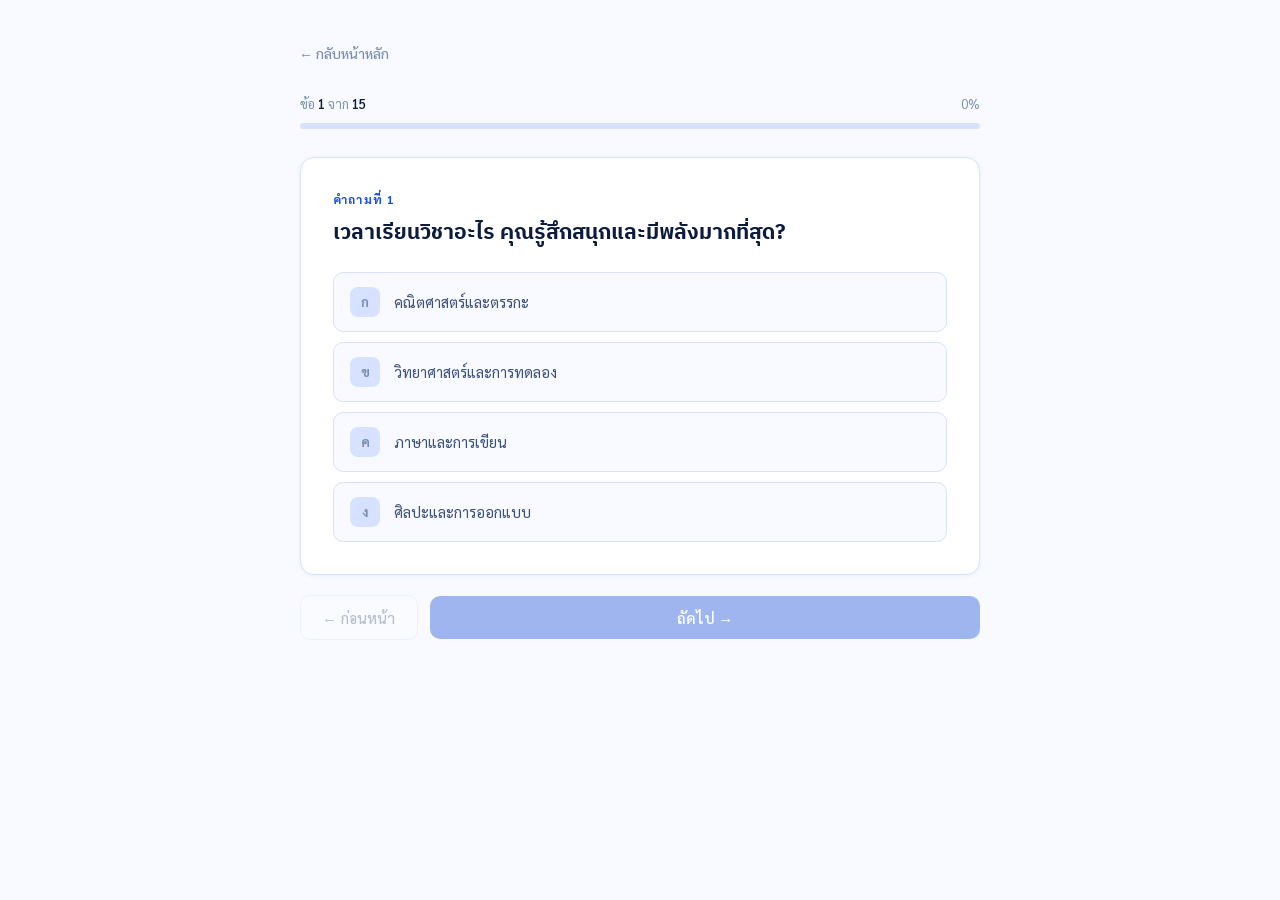
<file: DekThai Quiz.html>
<!doctype html><html><head><meta charset=utf8><meta name=viewport content="width=device-width,initial-scale=1,viewport-fit=cover"><style>:root{color-scheme:light;box-sizing:border-box;padding-top:env(safe-area-inset-top,0px);padding-bottom:env(safe-area-inset-bottom,0px)}html{scroll-padding-top:env(safe-area-inset-top,0px)}body{margin:0;padding:0;font:14px -apple-system,BlinkMacSystemFont,sans-serif;background:#fff;color:#000}img{max-width:100%}[hidden]:not([hidden=until-found i]){display:none!important}</style></head><body>
<title>DekThai Quiz</title>
<meta name="claude:viewport-fit-sides" content="cover">
<link rel="stylesheet" href="https://fonts.googleapis.com/css2?family=Sarabun:wght@300;400;500;600;700&family=IBM+Plex+Sans+Thai:wght@400;600;700&display=swap">

<style>
  :root {
    --bg: #F8FAFF;
    --bg-alt: #EFF4FF;
    --surface: #FFFFFF;
    --border: #D6E2FF;
    --fg: #0D1B3E;
    --fg-mid: #3A4F7A;
    --fg-muted: #7A8FB0;
    --accent: #1B4FD8;
    --accent-light: #3D6EF8;
    --accent-subtle: #E8EFFE;
    --shadow-sm: 0 1px 4px rgba(27,79,216,0.07);
    --shadow-md: 0 4px 24px rgba(27,79,216,0.12);
    --r: 14px;

    --font-display: 'IBM Plex Sans Thai', 'Sarabun', system-ui, sans-serif;
    --font-body: 'Sarabun', system-ui, sans-serif;

    /* Faculty colors */
    --c-med: #E53935; --c-med-s: #FFF0F0;
    --c-eng: #1B4FD8; --c-eng-s: #E8EFFE;
    --c-acc: #0E8A5F; --c-acc-s: #E5F5EF;
    --c-law: #7B3FBF; --c-law-s: #F3EEFF;
    --c-edu: #C07C00; --c-edu-s: #FFF4DC;
    --c-arc: #D84315; --c-arc-s: #FFF3EE;
    --c-cs:  #0277BD; --c-cs-s:  #E1F4FF;
    --c-nur: #E91E8C; --c-nur-s: #FFF0F8;
    --c-psy: #558B2F; --c-psy-s: #F0F8E8;
    --c-biz: #F57C00; --c-biz-s: #FFF8EE;
  }

  @media (prefers-color-scheme: dark) {
    :root:not([data-theme="light"]) {
      --bg: #0A1222; --bg-alt: #0F1A30; --surface: #162038;
      --border: #1E2E50; --fg: #E8EFF8; --fg-mid: #9BAECE;
      --fg-muted: #5A6E90; --accent: #4A7FFF; --accent-light: #6B97FF;
      --accent-subtle: #0D1E3D; --shadow-sm: 0 1px 4px rgba(0,0,0,0.3);
      --shadow-md: 0 4px 24px rgba(0,0,0,0.4); color-scheme: dark;
      --c-med-s:#2A0A0A; --c-eng-s:#0D1E3D; --c-acc-s:#0A2518;
      --c-law-s:#1A0E2A; --c-edu-s:#261800; --c-arc-s:#2A1000;
      --c-cs-s:#001E2E; --c-nur-s:#2A0018; --c-psy-s:#0E1E04; --c-biz-s:#2A1400;
    }
  }
  :root[data-theme="dark"] {
    --bg: #0A1222; --bg-alt: #0F1A30; --surface: #162038;
    --border: #1E2E50; --fg: #E8EFF8; --fg-mid: #9BAECE;
    --fg-muted: #5A6E90; --accent: #4A7FFF; --accent-light: #6B97FF;
    --accent-subtle: #0D1E3D; --shadow-sm: 0 1px 4px rgba(0,0,0,0.3);
    --shadow-md: 0 4px 24px rgba(0,0,0,0.4); color-scheme: dark;
    --c-med-s:#2A0A0A; --c-eng-s:#0D1E3D; --c-acc-s:#0A2518;
    --c-law-s:#1A0E2A; --c-edu-s:#261800; --c-arc-s:#2A1000;
    --c-cs-s:#001E2E; --c-nur-s:#2A0018; --c-psy-s:#0E1E04; --c-biz-s:#2A1400;
  }

  *, *::before, *::after { box-sizing: border-box; margin: 0; padding: 0; }

  html, body { height: 100%; }

  body {
    font-family: var(--font-body);
    background: var(--bg);
    color: var(--fg);
    line-height: 1.65;
    font-size: 16px;
    padding-left: max(16px, env(safe-area-inset-left, 0px));
    padding-right: max(16px, env(safe-area-inset-right, 0px));
    min-height: 100%;
  }

  .page { max-width: 680px; margin: 0 auto; padding-block: 40px 60px; }

  /* Back link */
  .back-link {
    display: inline-flex; align-items: center; gap: 6px;
    font-size: 14px; font-weight: 500; color: var(--fg-muted);
    text-decoration: none; margin-bottom: 28px;
    transition: color 0.15s;
  }
  .back-link:hover { color: var(--accent); }

  /* Progress bar */
  .progress-wrap { margin-bottom: 28px; }
  .progress-meta {
    display: flex; justify-content: space-between;
    font-size: 13px; color: var(--fg-muted); margin-bottom: 8px;
  }
  .progress-meta strong { color: var(--fg); font-weight: 600; }
  .progress-bg {
    height: 6px; background: var(--border); border-radius: 99px; overflow: hidden;
  }
  .progress-fill {
    height: 100%; background: var(--accent); border-radius: 99px;
    transition: width 0.4s cubic-bezier(0.4,0,0.2,1);
  }

  /* Question card */
  .q-card {
    background: var(--surface);
    border: 1px solid var(--border);
    border-radius: var(--r);
    padding: 32px;
    box-shadow: var(--shadow-sm);
    margin-bottom: 20px;
  }

  .q-number {
    font-size: 12px; font-weight: 700; letter-spacing: 0.1em;
    text-transform: uppercase; color: var(--accent); margin-bottom: 10px;
  }

  .q-text {
    font-family: var(--font-display);
    font-size: clamp(17px, 2.5vw, 21px);
    font-weight: 700; color: var(--fg);
    line-height: 1.35; text-wrap: balance;
    margin-bottom: 24px;
  }

  .options { display: flex; flex-direction: column; gap: 10px; }

  .opt {
    display: flex; align-items: center; gap: 14px;
    background: var(--bg); border: 1.5px solid var(--border);
    border-radius: 10px; padding: 14px 16px;
    cursor: pointer; transition: border-color 0.15s, background 0.15s, transform 0.1s;
    text-align: left; width: 100%; font-family: var(--font-body);
    font-size: 15px; color: var(--fg-mid);
  }

  .opt:hover { border-color: var(--accent); background: var(--accent-subtle); color: var(--fg); }

  .opt.selected {
    border-color: var(--accent); background: var(--accent-subtle);
    color: var(--accent); font-weight: 600;
  }

  .opt-letter {
    width: 30px; height: 30px; border-radius: 8px;
    background: var(--border); color: var(--fg-muted);
    font-size: 13px; font-weight: 700;
    display: flex; align-items: center; justify-content: center;
    flex-shrink: 0; transition: background 0.15s, color 0.15s;
    font-variant-numeric: tabular-nums;
  }

  .opt.selected .opt-letter { background: var(--accent); color: white; }

  /* Nav buttons */
  .q-nav { display: flex; gap: 12px; align-items: center; }

  .btn-prev {
    background: var(--surface); border: 1.5px solid var(--border);
    color: var(--fg-mid); font-family: var(--font-body); font-size: 15px;
    font-weight: 500; padding: 12px 22px; border-radius: 10px;
    cursor: pointer; transition: border-color 0.15s, color 0.15s;
  }
  .btn-prev:hover { border-color: var(--accent); color: var(--accent); }
  .btn-prev:disabled { opacity: 0.35; cursor: not-allowed; }

  .btn-next {
    background: var(--accent); color: white;
    font-family: var(--font-body); font-size: 15px; font-weight: 600;
    padding: 12px 28px; border-radius: 10px;
    border: none; cursor: pointer;
    transition: background 0.15s, transform 0.1s; flex: 1;
  }
  .btn-next:hover { background: var(--accent-light); }
  .btn-next:disabled { opacity: 0.4; cursor: not-allowed; }
  .btn-next:active { transform: scale(0.98); }

  /* ── RESULTS ── */
  #result-screen { display: none; }

  .result-header { text-align: center; margin-bottom: 36px; }
  .result-header .emoji { font-size: 48px; margin-bottom: 12px; }
  .result-title {
    font-family: var(--font-display); font-size: clamp(22px, 3vw, 30px);
    font-weight: 700; color: var(--fg); letter-spacing: -0.02em; margin-bottom: 6px;
  }
  .result-sub { font-size: 15px; color: var(--fg-mid); }

  /* Top pick */
  .top-pick {
    border-radius: var(--r); padding: 24px 28px;
    margin-bottom: 20px; border: 2px solid;
    position: relative; overflow: hidden;
  }
  .top-pick-label {
    font-size: 12px; font-weight: 700; letter-spacing: 0.1em;
    text-transform: uppercase; margin-bottom: 6px; opacity: 0.75;
  }
  .top-pick-name {
    font-family: var(--font-display); font-size: 26px; font-weight: 700;
    margin-bottom: 4px;
  }
  .top-pick-pct {
    font-size: 13px; opacity: 0.7; margin-bottom: 12px;
  }
  .top-pick-desc { font-size: 14px; line-height: 1.65; opacity: 0.85; }

  .top-pick-badge {
    position: absolute; top: 20px; right: 20px;
    font-size: 32px; font-weight: 900; opacity: 0.12;
    font-family: var(--font-display);
  }

  /* All faculties */
  .all-title {
    font-family: var(--font-display); font-size: 16px; font-weight: 700;
    color: var(--fg); margin-bottom: 14px;
  }

  .fac-list { display: flex; flex-direction: column; gap: 10px; margin-bottom: 28px; }

  .fac-row {
    background: var(--surface); border: 1px solid var(--border);
    border-radius: 10px; padding: 14px 16px;
    display: flex; align-items: center; gap: 14px;
  }

  .fac-icon {
    width: 38px; height: 38px; border-radius: 8px;
    display: flex; align-items: center; justify-content: center;
    font-size: 18px; flex-shrink: 0;
  }

  .fac-info { flex: 1; min-width: 0; }
  .fac-name { font-size: 14px; font-weight: 600; color: var(--fg); margin-bottom: 4px; }

  .bar-wrap { height: 5px; background: var(--border); border-radius: 99px; overflow: hidden; }
  .bar-fill { height: 100%; border-radius: 99px; transition: width 1s cubic-bezier(0.4,0,0.2,1); }

  .fac-pct {
    font-size: 15px; font-weight: 700; font-variant-numeric: tabular-nums;
    min-width: 44px; text-align: right; flex-shrink: 0;
  }

  /* Retake */
  .btn-retake {
    display: block; width: 100%; background: var(--accent-subtle);
    color: var(--accent); font-family: var(--font-body); font-size: 15px;
    font-weight: 600; padding: 14px; border-radius: 10px;
    border: 1.5px solid var(--border); cursor: pointer; text-align: center;
    transition: background 0.15s;
  }
  .btn-retake:hover { background: var(--border); }

  @media (max-width: 480px) {
    .q-card { padding: 22px 18px; }
    .page { padding-block: 24px 48px; }
  }

  @media (prefers-reduced-motion: reduce) {
    *, .progress-fill, .bar-fill { transition: none !important; }
  }
</style>

<!-- QUIZ SCREEN -->
<div class="page">
  <a href="index.html" class="back-link">← กลับหน้าหลัก</a>

  <div id="quiz-screen">
    <div class="progress-wrap">
      <div class="progress-meta">
        <span>ข้อ <strong id="q-current">1</strong> จาก <strong>15</strong></span>
        <span id="q-pct-label">0%</span>
      </div>
      <div class="progress-bg">
        <div class="progress-fill" id="progress-fill" style="width:0%"></div>
      </div>
    </div>

    <div class="q-card">
      <div class="q-number" id="q-number">คำถามที่ 1</div>
      <div class="q-text" id="q-text"></div>
      <div class="options" id="options-wrap"></div>
    </div>

    <div class="q-nav">
      <button class="btn-prev" id="btn-prev" disabled onclick="prevQ()">← ก่อนหน้า</button>
      <button class="btn-next" id="btn-next" disabled onclick="nextQ()">ถัดไป →</button>
    </div>
  </div>

  <!-- RESULT SCREEN -->
  <div id="result-screen">
    <div class="result-header">
      <div class="emoji">🎯</div>
      <div class="result-title">ผลการวิเคราะห์ของคุณ</div>
      <div class="result-sub">จากคำตอบ 15 ข้อ เราวิเคราะห์ความเหมาะสมกับ 10 สาขาให้แล้ว</div>
    </div>

    <div class="top-pick" id="top-pick-card"></div>

    <div class="all-title">ความเหมาะสมกับทุกสาขา</div>
    <div class="fac-list" id="fac-list"></div>

    <button class="btn-retake" onclick="retake()">ทำ Quiz ใหม่อีกครั้ง</button>
  </div>
</div>

<script>
const QUESTIONS = [
  {
    text: "เวลาเรียนวิชาอะไร คุณรู้สึกสนุกและมีพลังมากที่สุด?",
    opts: ["คณิตศาสตร์และตรรกะ","วิทยาศาสตร์และการทดลอง","ภาษาและการเขียน","ศิลปะและการออกแบบ"],
    weights: [
      {eng:3,acc:2,cs:3,biz:1},
      {med:3,nur:2,psy:2,edu:1},
      {law:3,edu:2,psy:1,biz:1},
      {arc:3,edu:1,psy:1,nur:1}
    ]
  },
  {
    text: "คุณชอบทำงานแบบไหนมากกว่ากัน?",
    opts: ["ทำงานคนเดียว วิเคราะห์ข้อมูล","ทำงานเป็นทีม ประสานงาน","พบปะผู้คน ช่วยเหลือโดยตรง","สร้างหรือออกแบบสิ่งใหม่"],
    weights: [
      {eng:2,cs:3,acc:2,law:1},
      {biz:3,edu:2,law:2,acc:1},
      {med:2,nur:3,psy:3,edu:2},
      {arc:3,eng:2,cs:2,biz:1}
    ]
  },
  {
    text: "ถ้ามีเพื่อนมาปรึกษาปัญหา คุณมักจะ...",
    opts: ["วิเคราะห์หาทางออกเชิงตรรกะ","รับฟังและเข้าใจความรู้สึก","แนะนำข้อมูลและทางเลือก","ช่วยหาคนหรือผู้เชี่ยวชาญที่เหมาะ"],
    weights: [
      {eng:2,cs:2,acc:2,law:2},
      {psy:4,nur:2,edu:2,med:1},
      {law:3,biz:2,med:2,acc:1},
      {biz:2,edu:3,nur:2,psy:1}
    ]
  },
  {
    text: "คุณรู้สึกอย่างไรกับการดูแลผู้อื่นโดยตรง (เช่น คนป่วย เด็ก)?",
    opts: ["ชอบมาก มีความหมายมาก","ทำได้ แต่ไม่ใช่สิ่งที่ชอบที่สุด","ชอบเป็นครั้งคราว","ไม่ค่อยถนัด ชอบงานเชิงระบบมากกว่า"],
    weights: [
      {med:4,nur:4,psy:3,edu:2},
      {edu:2,psy:2,biz:1,law:1},
      {nur:1,edu:1,biz:1,acc:1},
      {eng:2,cs:3,acc:2,arc:1}
    ]
  },
  {
    text: "เวลาเห็นอาคาร สถานที่ หรืองานออกแบบสวยๆ คุณรู้สึกอย่างไร?",
    opts: ["ตื่นเต้นมาก อยากรู้ว่าออกแบบยังไง","ชอบ แต่สนใจแค่ว่าสวยไหม","ไม่ค่อยสังเกต ไม่ได้สนใจพิเศษ","สนใจความแข็งแรง โครงสร้าง มากกว่าความสวย"],
    weights: [
      {arc:4,eng:1,cs:1,biz:1},
      {arc:2,edu:1,psy:1,biz:1},
      {acc:1,law:1,cs:1,med:1},
      {eng:3,cs:1,arc:1,acc:1}
    ]
  },
  {
    text: "คุณสนใจเรื่องกฎหมาย สิทธิ์ หรือความยุติธรรมระดับไหน?",
    opts: ["สนใจมาก ชอบถกเถียงโต้แย้ง","สนใจปานกลาง ถ้าเกี่ยวกับตัวเอง","ไม่ค่อยสนใจ","สนใจแต่เรื่องธุรกิจและสัญญา"],
    weights: [
      {law:4,psy:1,edu:1,biz:1},
      {law:2,biz:2,acc:1,psy:1},
      {eng:1,cs:1,arc:1,med:1},
      {biz:3,law:2,acc:2,edu:1}
    ]
  },
  {
    text: "คุณชอบทำงานกับตัวเลขและข้อมูลแค่ไหน?",
    opts: ["ชอบมาก ทำงานกับตัวเลขทั้งวันได้","ชอบพอประมาณ ถ้ามีความหมาย","ทำได้แต่ไม่ใช่สิ่งที่ชอบ","ไม่ชอบเลย ชอบงาน creative มากกว่า"],
    weights: [
      {acc:4,eng:3,cs:3,biz:2},
      {biz:2,med:2,psy:2,law:1},
      {edu:2,nur:1,psy:2,law:2},
      {arc:3,edu:2,psy:1,nur:1}
    ]
  },
  {
    text: "ถ้าต้องเลือกโปรเจกต์ทำ คุณจะเลือกอะไร?",
    opts: ["สร้างแอปหรือโปรแกรมแก้ปัญหา","วิจัยและเขียนรายงานวิชาการ","จัดกิจกรรมสอนหรืออบรมคน","ออกแบบผลิตภัณฑ์หรืออาคาร"],
    weights: [
      {cs:4,eng:3,biz:2,acc:1},
      {med:2,law:3,psy:2,acc:2},
      {edu:4,psy:2,nur:2,biz:1},
      {arc:4,eng:2,cs:1,biz:1}
    ]
  },
  {
    text: "คุณคิดว่าตัวเองมีทักษะด้านไหนโดดเด่นที่สุด?",
    opts: ["วิเคราะห์และแก้ปัญหา","สื่อสารและโน้มน้าวคน","ดูแลและเห็นอกเห็นใจ","สร้างและออกแบบ"],
    weights: [
      {eng:3,cs:3,acc:2,law:2},
      {law:3,biz:3,edu:2,psy:2},
      {med:2,nur:3,psy:3,edu:2},
      {arc:3,cs:2,eng:2,biz:1}
    ]
  },
  {
    text: "อนาคตคุณอยากทำงานในสภาพแวดล้อมแบบไหน?",
    opts: ["ออฟฟิศ บริษัท องค์กร","โรงพยาบาล คลินิก ภาคสาธารณสุข","โรงเรียน มหาวิทยาลัย ภาคการศึกษา","Site งาน โรงงาน ภาคอุตสาหกรรม"],
    weights: [
      {biz:3,acc:3,law:2,cs:2},
      {med:4,nur:3,psy:2,edu:1},
      {edu:4,psy:2,nur:1,law:1},
      {eng:4,arc:2,cs:1,acc:1}
    ]
  },
  {
    text: "คุณรู้สึกอย่างไรกับการตัดสินใจภายใต้ความกดดันสูง?",
    opts: ["ชอบ ยิ่งกดดันยิ่งคิดได้ดี","ทำได้ถ้าเตรียมพร้อมดี","ไม่ค่อยชอบ ชอบงานที่มีเวลาคิด","ขึ้นอยู่กับสถานการณ์"],
    weights: [
      {med:4,law:3,eng:2,biz:2},
      {nur:3,acc:2,cs:2,edu:2},
      {psy:2,acc:2,arc:2,cs:2},
      {biz:2,eng:2,psy:2,edu:1}
    ]
  },
  {
    text: "ในกลุ่มเพื่อน คุณมักมีบทบาทอะไร?",
    opts: ["คนวางแผนและจัดการ","คนที่ทุกคนมาปรึกษา","คนที่คิดไอเดียสร้างสรรค์","คนที่ลงมือทำและแก้ปัญหาเฉพาะหน้า"],
    weights: [
      {biz:3,acc:2,law:2,eng:2},
      {psy:4,edu:3,nur:2,law:1},
      {arc:3,cs:3,biz:2,edu:1},
      {eng:3,med:2,nur:2,cs:2}
    ]
  },
  {
    text: "คุณสนใจเรื่องธุรกิจและการทำเงินระดับไหน?",
    opts: ["สนใจมาก อยากมีธุรกิจเป็นของตัวเอง","สนใจปานกลาง ถ้ามีรายได้ดีพอ","ไม่ค่อยสนใจ เน้นทำงานที่รัก","ไม่สนใจ เน้นงานที่มีคุณค่าสังคม"],
    weights: [
      {biz:4,acc:3,law:2,cs:1},
      {eng:2,cs:2,acc:2,biz:2},
      {arc:2,edu:2,psy:2,med:2},
      {med:2,nur:2,edu:3,psy:2}
    ]
  },
  {
    text: "คุณชอบเรียนรู้ด้วยวิธีไหนมากที่สุด?",
    opts: ["อ่านตำราและวิจัยลึกๆ","ทดลองและลงมือทำ","สอนและอธิบายให้คนอื่น","ดูและวิเคราะห์กรณีตัวอย่าง"],
    weights: [
      {med:3,law:3,psy:2,acc:2},
      {eng:3,cs:3,arc:2,nur:2},
      {edu:4,psy:2,nur:2,biz:1},
      {law:3,biz:3,med:2,acc:2}
    ]
  },
  {
    text: "10 ปีข้างหน้า คุณอยากให้คนรู้จักคุณในฐานะอะไร?",
    opts: ["ผู้เชี่ยวชาญด้านเทคนิคที่คนเชื่อถือ","คนที่ช่วยชีวิตหรือดูแลสุขภาพผู้คน","ครู อาจารย์ หรือนักให้คำปรึกษา","ผู้นำหรือนักธุรกิจที่ประสบความสำเร็จ"],
    weights: [
      {eng:3,cs:3,acc:2,law:2},
      {med:4,nur:3,psy:2,edu:1},
      {edu:4,psy:3,nur:1,law:1},
      {biz:4,law:2,acc:2,arc:1}
    ]
  }
];

const FACULTIES = [
  { id:'med', name:'แพทยศาสตร์',     icon:'🩺', color:'--c-med', bg:'--c-med-s',
    desc:'ดูแลรักษาผู้ป่วย วินิจฉัยโรค ต้องการความอดทนสูงและทักษะวิทยาศาสตร์' },
  { id:'eng', name:'วิศวกรรมศาสตร์',  icon:'⚙️', color:'--c-eng', bg:'--c-eng-s',
    desc:'ออกแบบและสร้างระบบ เครื่องจักร สิ่งก่อสร้าง ต้องการคณิตและวิทยาศาสตร์' },
  { id:'acc', name:'บัญชี',           icon:'📊', color:'--c-acc', bg:'--c-acc-s',
    desc:'จัดการการเงิน ตรวจสอบบัญชี วางแผนภาษี ต้องการความละเอียดรอบคอบ' },
  { id:'law', name:'นิติศาสตร์',      icon:'⚖️', color:'--c-law', bg:'--c-law-s',
    desc:'ว่าความ ให้คำปรึกษากฎหมาย ต้องการทักษะโต้แย้งและการวิเคราะห์' },
  { id:'edu', name:'ครุศาสตร์/ศึกษา', icon:'📚', color:'--c-edu', bg:'--c-edu-s',
    desc:'สอนและพัฒนาคน ออกแบบหลักสูตร ต้องการความอดทนและทักษะสื่อสาร' },
  { id:'arc', name:'สถาปัตยกรรม',     icon:'🏛️', color:'--c-arc', bg:'--c-arc-s',
    desc:'ออกแบบอาคารและพื้นที่ ต้องการความคิดสร้างสรรค์และทักษะเชิงพื้นที่' },
  { id:'cs',  name:'วิทยาการคอมพิวเตอร์', icon:'💻', color:'--c-cs', bg:'--c-cs-s',
    desc:'พัฒนาซอฟต์แวร์ AI วิเคราะห์ข้อมูล ต้องการตรรกะและความชอบแก้ปัญหา' },
  { id:'nur', name:'พยาบาลศาสตร์',    icon:'💊', color:'--c-nur', bg:'--c-nur-s',
    desc:'ดูแลผู้ป่วยใกล้ชิด ทำงานร่วมกับทีมแพทย์ ต้องการความเห็นอกเห็นใจ' },
  { id:'psy', name:'จิตวิทยา',        icon:'🧠', color:'--c-psy', bg:'--c-psy-s',
    desc:'เข้าใจพฤติกรรมมนุษย์ ให้คำปรึกษา วิจัยพฤติกรรม ต้องการทักษะฟัง' },
  { id:'biz', name:'บริหารธุรกิจ',    icon:'💼', color:'--c-biz', bg:'--c-biz-s',
    desc:'บริหารองค์กร การตลาด การจัดการ ต้องการทักษะสื่อสารและความเป็นผู้นำ' }
];

let current = 0;
let answers = new Array(QUESTIONS.length).fill(null);

function renderQ() {
  const q = QUESTIONS[current];
  document.getElementById('q-number').textContent = `คำถามที่ ${current + 1}`;
  document.getElementById('q-text').textContent = q.text;
  document.getElementById('q-current').textContent = current + 1;

  const pct = Math.round((current / QUESTIONS.length) * 100);
  document.getElementById('progress-fill').style.width = pct + '%';
  document.getElementById('q-pct-label').textContent = pct + '%';

  const wrap = document.getElementById('options-wrap');
  wrap.innerHTML = '';
  const letters = ['ก','ข','ค','ง'];
  q.opts.forEach((opt, i) => {
    const btn = document.createElement('button');
    btn.className = 'opt' + (answers[current] === i ? ' selected' : '');
    btn.innerHTML = `<span class="opt-letter">${letters[i]}</span><span>${opt}</span>`;
    btn.onclick = () => selectOpt(i);
    wrap.appendChild(btn);
  });

  document.getElementById('btn-prev').disabled = current === 0;
  document.getElementById('btn-next').disabled = answers[current] === null;
  document.getElementById('btn-next').textContent =
    current === QUESTIONS.length - 1 ? 'ดูผลลัพธ์ ✦' : 'ถัดไป →';
}

function selectOpt(i) {
  answers[current] = i;
  document.querySelectorAll('.opt').forEach((btn, idx) => {
    btn.classList.toggle('selected', idx === i);
  });
  document.getElementById('btn-next').disabled = false;
}

function nextQ() {
  if (answers[current] === null) return;
  if (current === QUESTIONS.length - 1) { showResult(); return; }
  current++;
  renderQ();
}

function prevQ() {
  if (current === 0) return;
  current--;
  renderQ();
}

function computeScores() {
  const scores = {};
  FACULTIES.forEach(f => scores[f.id] = 0);

  QUESTIONS.forEach((q, qi) => {
    const ans = answers[qi];
    if (ans === null) return;
    const w = q.weights[ans];
    Object.entries(w).forEach(([fid, v]) => {
      if (scores[fid] !== undefined) scores[fid] += v;
    });
  });

  // Normalize to %
  const max = Math.max(...Object.values(scores));
  const min = Math.min(...Object.values(scores));
  const range = max - min || 1;

  const pcts = {};
  Object.entries(scores).forEach(([fid, s]) => {
    pcts[fid] = Math.round(20 + ((s - min) / range) * 75);
  });
  return pcts;
}

function showResult() {
  document.getElementById('quiz-screen').style.display = 'none';
  const rs = document.getElementById('result-screen');
  rs.style.display = 'block';

  const pcts = computeScores();
  const sorted = FACULTIES
    .map(f => ({ ...f, pct: pcts[f.id] }))
    .sort((a, b) => b.pct - a.pct);

  // Top pick
  const top = sorted[0];
  const topCard = document.getElementById('top-pick-card');
  topCard.style.background = `var(${top.bg})`;
  topCard.style.borderColor = `var(${top.color})`;
  topCard.style.color = `var(${top.color})`;
  topCard.innerHTML = `
    <div class="top-pick-badge">${top.pct}%</div>
    <div class="top-pick-label">อันดับ 1 ที่เหมาะกับคุณ</div>
    <div class="top-pick-name">${top.icon} ${top.name}</div>
    <div class="top-pick-pct">ความเหมาะสม ${top.pct}%</div>
    <div class="top-pick-desc">${top.desc}</div>
  `;

  // All list
  const list = document.getElementById('fac-list');
  list.innerHTML = '';
  sorted.forEach((f, rank) => {
    const row = document.createElement('div');
    row.className = 'fac-row';
    row.innerHTML = `
      <div class="fac-icon" style="background:var(${f.bg});color:var(${f.color})">${f.icon}</div>
      <div class="fac-info">
        <div class="fac-name">${rank + 1}. ${f.name}</div>
        <div class="bar-wrap">
          <div class="bar-fill" style="background:var(${f.color});width:0%" data-w="${f.pct}"></div>
        </div>
      </div>
      <div class="fac-pct" style="color:var(${f.color})">${f.pct}%</div>
    `;
    list.appendChild(row);
  });

  // Animate bars
  requestAnimationFrame(() => {
    requestAnimationFrame(() => {
      document.querySelectorAll('.bar-fill').forEach(el => {
        el.style.width = el.dataset.w + '%';
      });
    });
  });

  // Update progress to 100%
  document.getElementById('progress-fill').style.width = '100%';
  document.getElementById('q-pct-label').textContent = '100%';
}

function retake() {
  current = 0;
  answers = new Array(QUESTIONS.length).fill(null);
  document.getElementById('result-screen').style.display = 'none';
  document.getElementById('quiz-screen').style.display = 'block';
  renderQ();
}

// Init
renderQ();
</script>

</body></html>
</file>
